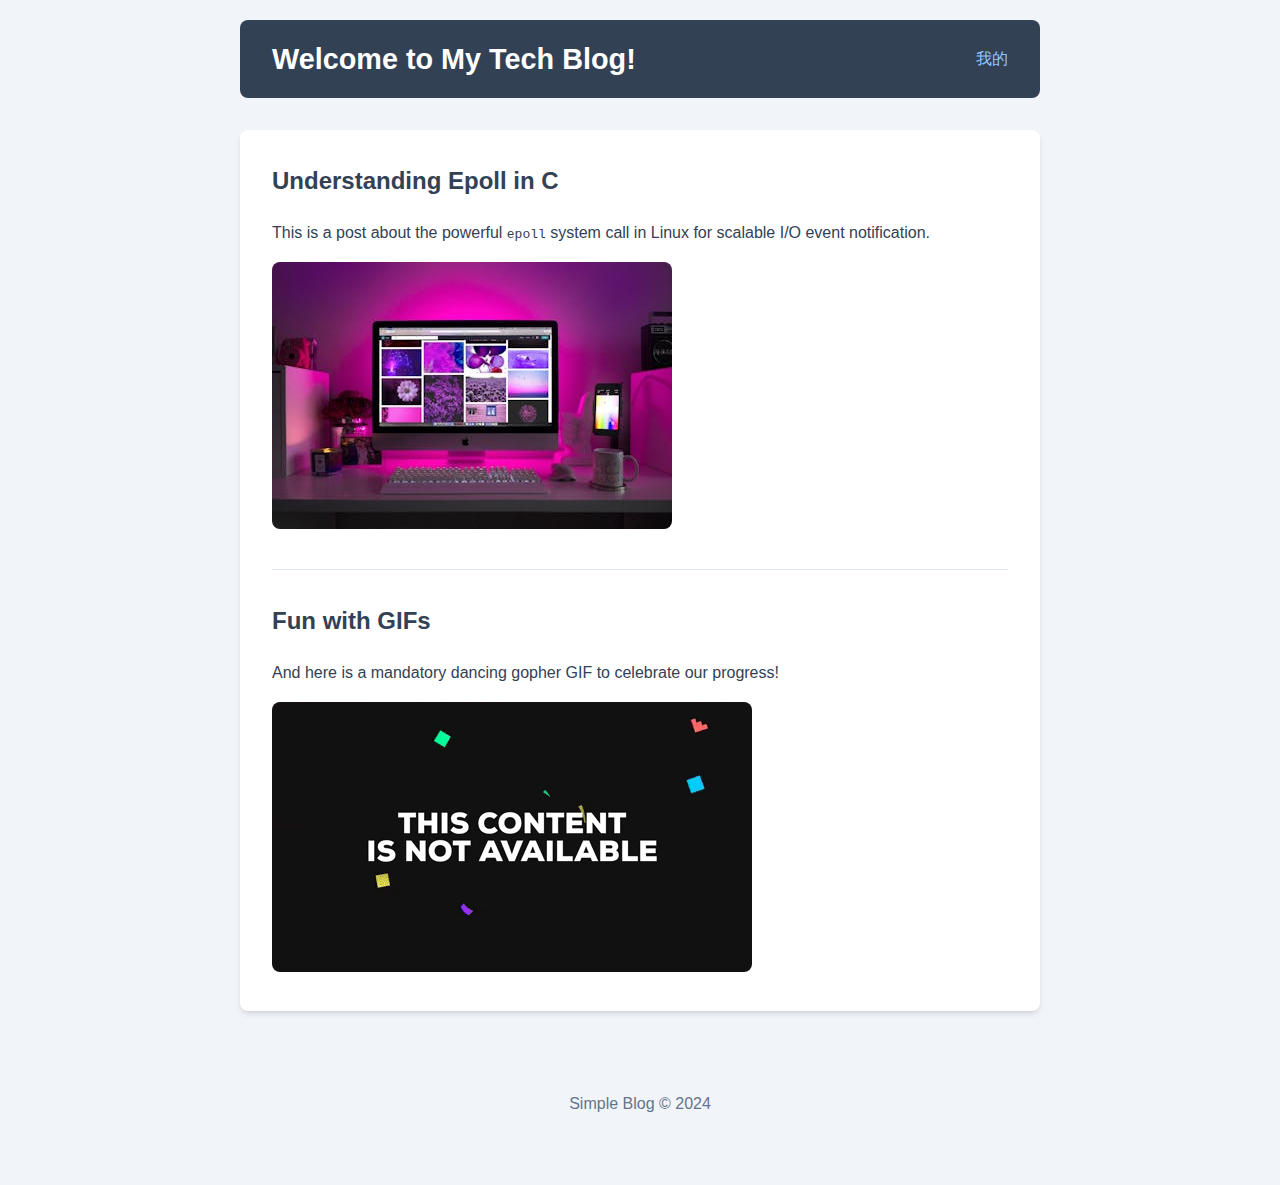
<file: user_backend/www/index.html>
<!DOCTYPE html>
<html lang="en">
<head>
    <meta charset="UTF-8">
    <meta name="viewport" content="width=device-width, initial-scale=1.0">
    <title>My Simple Blog</title>
    <link rel="stylesheet" href="css/style.css">
    <link rel="icon" href="favicon.ico" type="image/x-icon">
</head>
<body>
    <header>
        <h1>Welcome to My Tech Blog!</h1>
        <nav>
            <a href="me.html">我的</a>
        </nav>
    </header>

    <main>
        <article>
            <h2>Understanding Epoll in C</h2>
            <p>This is a post about the powerful <code>epoll</code> system call in Linux for scalable I/O event notification.</p>
            <img src="images/server.jpeg" alt="A cool server room image">
        </article>
        <article>
            <h2>Fun with GIFs</h2>
            <p>And here is a mandatory dancing gopher GIF to celebrate our progress!</p>
            <img src="images/gopher.gif" alt="Dancing Gopher">
        </article>
    </main>

    <footer>
        <p>Simple Blog &copy; 2024</p>
    </footer>

    <script src="js/script.js"></script>
</body>
</html>
</file>
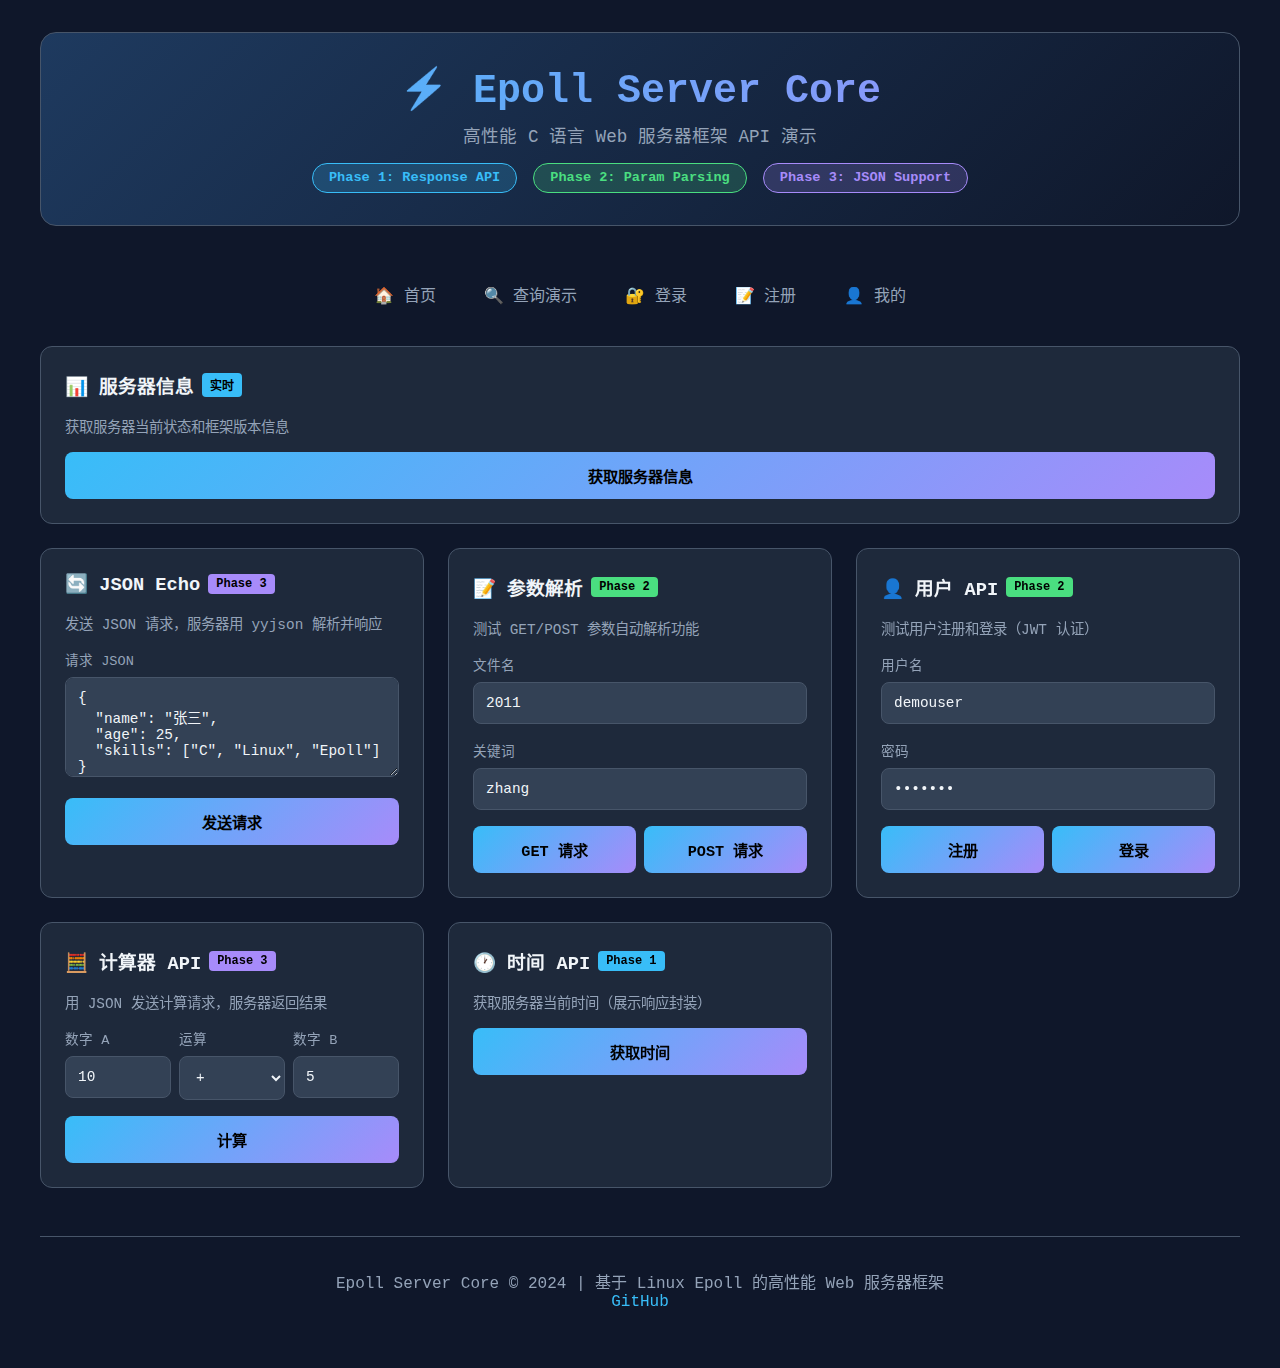
<file: user_backend/www/demo.html>
<!DOCTYPE html>
<html lang="zh-CN">
<head>
    <meta charset="UTF-8">
    <meta name="viewport" content="width=device-width, initial-scale=1.0">
    <title>Epoll Server Core - API 演示</title>
    <link rel="icon" href="favicon.ico" type="image/x-icon">
    <style>
        :root {
            --bg-dark: #0f172a;
            --bg-card: #1e293b;
            --bg-input: #334155;
            --text-primary: #f1f5f9;
            --text-secondary: #94a3b8;
            --accent-blue: #38bdf8;
            --accent-green: #4ade80;
            --accent-purple: #a78bfa;
            --accent-orange: #fb923c;
            --border: #475569;
        }

        * {
            margin: 0;
            padding: 0;
            box-sizing: border-box;
        }

        body {
            font-family: 'JetBrains Mono', 'Fira Code', 'SF Mono', Consolas, monospace;
            background: var(--bg-dark);
            color: var(--text-primary);
            min-height: 100vh;
            padding: 2rem;
        }

        .container {
            max-width: 1200px;
            margin: 0 auto;
        }

        /* Header */
        .header {
            text-align: center;
            margin-bottom: 3rem;
            padding: 2rem;
            background: linear-gradient(135deg, #1e3a5f 0%, #0f172a 100%);
            border-radius: 16px;
            border: 1px solid var(--border);
        }

        .header h1 {
            font-size: 2.5rem;
            background: linear-gradient(90deg, var(--accent-blue), var(--accent-purple));
            -webkit-background-clip: text;
            -webkit-text-fill-color: transparent;
            background-clip: text;
            margin-bottom: 0.5rem;
        }

        .header p {
            color: var(--text-secondary);
            font-size: 1.1rem;
        }

        .badge-container {
            display: flex;
            justify-content: center;
            gap: 1rem;
            margin-top: 1rem;
            flex-wrap: wrap;
        }

        .badge {
            padding: 0.4rem 1rem;
            border-radius: 20px;
            font-size: 0.85rem;
            font-weight: 600;
        }

        .badge-blue { background: rgba(56, 189, 248, 0.2); color: var(--accent-blue); border: 1px solid var(--accent-blue); }
        .badge-green { background: rgba(74, 222, 128, 0.2); color: var(--accent-green); border: 1px solid var(--accent-green); }
        .badge-purple { background: rgba(167, 139, 250, 0.2); color: var(--accent-purple); border: 1px solid var(--accent-purple); }

        /* Nav */
        .nav {
            display: flex;
            justify-content: center;
            gap: 1rem;
            margin-bottom: 2rem;
            flex-wrap: wrap;
        }

        .nav a {
            color: var(--text-secondary);
            text-decoration: none;
            padding: 0.5rem 1rem;
            border-radius: 8px;
            transition: all 0.2s;
        }

        .nav a:hover {
            color: var(--accent-blue);
            background: rgba(56, 189, 248, 0.1);
        }

        /* Demo Grid */
        .demo-grid {
            display: grid;
            grid-template-columns: repeat(auto-fit, minmax(350px, 1fr));
            gap: 1.5rem;
        }

        .demo-card {
            background: var(--bg-card);
            border-radius: 12px;
            padding: 1.5rem;
            border: 1px solid var(--border);
            transition: transform 0.2s, box-shadow 0.2s;
        }

        .demo-card:hover {
            transform: translateY(-2px);
            box-shadow: 0 8px 30px rgba(0, 0, 0, 0.3);
        }

        .demo-card h3 {
            display: flex;
            align-items: center;
            gap: 0.5rem;
            margin-bottom: 1rem;
            color: var(--text-primary);
        }

        .demo-card h3 .phase {
            font-size: 0.75rem;
            padding: 0.2rem 0.5rem;
            border-radius: 4px;
        }

        .phase-1 { background: var(--accent-blue); color: #000; }
        .phase-2 { background: var(--accent-green); color: #000; }
        .phase-3 { background: var(--accent-purple); color: #000; }

        .demo-card p {
            color: var(--text-secondary);
            font-size: 0.9rem;
            margin-bottom: 1rem;
        }

        /* Form Elements */
        .form-group {
            margin-bottom: 1rem;
        }

        .form-group label {
            display: block;
            margin-bottom: 0.5rem;
            color: var(--text-secondary);
            font-size: 0.85rem;
        }

        input, textarea, select {
            width: 100%;
            padding: 0.75rem;
            background: var(--bg-input);
            border: 1px solid var(--border);
            border-radius: 8px;
            color: var(--text-primary);
            font-family: inherit;
            font-size: 0.9rem;
        }

        input:focus, textarea:focus {
            outline: none;
            border-color: var(--accent-blue);
            box-shadow: 0 0 0 3px rgba(56, 189, 248, 0.2);
        }

        textarea {
            min-height: 100px;
            resize: vertical;
        }

        button {
            width: 100%;
            padding: 0.75rem;
            background: linear-gradient(135deg, var(--accent-blue), var(--accent-purple));
            color: #000;
            border: none;
            border-radius: 8px;
            font-family: inherit;
            font-size: 0.95rem;
            font-weight: 600;
            cursor: pointer;
            transition: opacity 0.2s, transform 0.1s;
        }

        button:hover {
            opacity: 0.9;
        }

        button:active {
            transform: scale(0.98);
        }

        /* Response Area */
        .response-area {
            margin-top: 1rem;
            background: #0d1117;
            border-radius: 8px;
            padding: 1rem;
            font-size: 0.85rem;
            overflow-x: auto;
            border: 1px solid #30363d;
        }

        .response-area pre {
            margin: 0;
            white-space: pre-wrap;
            word-break: break-all;
        }

        .response-area .status {
            display: inline-block;
            padding: 0.2rem 0.5rem;
            border-radius: 4px;
            margin-bottom: 0.5rem;
            font-weight: 600;
        }

        .status-success { background: rgba(74, 222, 128, 0.2); color: var(--accent-green); }
        .status-error { background: rgba(248, 113, 113, 0.2); color: #f87171; }
        .status-pending { background: rgba(251, 191, 36, 0.2); color: #fbbf24; }

        /* JSON Syntax Highlighting */
        .json-key { color: #7dd3fc; }
        .json-string { color: #86efac; }
        .json-number { color: #fbbf24; }
        .json-boolean { color: #c4b5fd; }

        /* Footer */
        .footer {
            text-align: center;
            margin-top: 3rem;
            padding: 2rem;
            color: var(--text-secondary);
            border-top: 1px solid var(--border);
        }

        .footer a {
            color: var(--accent-blue);
            text-decoration: none;
        }

        /* System Info */
        .system-info {
            display: grid;
            grid-template-columns: repeat(auto-fit, minmax(150px, 1fr));
            gap: 1rem;
            margin-top: 1rem;
        }

        .info-item {
            background: var(--bg-input);
            padding: 1rem;
            border-radius: 8px;
            text-align: center;
        }

        .info-item .value {
            font-size: 1.5rem;
            font-weight: 700;
            color: var(--accent-blue);
        }

        .info-item .label {
            font-size: 0.8rem;
            color: var(--text-secondary);
            margin-top: 0.3rem;
        }
    </style>
</head>
<body>
    <div class="container">
        <header class="header">
            <h1>⚡ Epoll Server Core</h1>
            <p>高性能 C 语言 Web 服务器框架 API 演示</p>
            <div class="badge-container">
                <span class="badge badge-blue">Phase 1: Response API</span>
                <span class="badge badge-green">Phase 2: Param Parsing</span>
                <span class="badge badge-purple">Phase 3: JSON Support</span>
            </div>
        </header>

        <nav class="nav">
            <a href="index.html">🏠 首页</a>
            <a href="search.html">🔍 查询演示</a>
            <a href="login.html">🔐 登录</a>
            <a href="register.html">📝 注册</a>
            <a href="me.html">👤 我的</a>
        </nav>

        <div class="demo-grid">
            <!-- System Info -->
            <div class="demo-card" style="grid-column: 1 / -1;">
                <h3>📊 服务器信息 <span class="phase phase-1">实时</span></h3>
                <p>获取服务器当前状态和框架版本信息</p>
                <button onclick="fetchSystemInfo()">获取服务器信息</button>
                <div id="system-info-result" class="response-area" style="display: none;">
                    <div class="system-info" id="system-info-grid"></div>
                </div>
            </div>

            <!-- JSON Echo Demo -->
            <div class="demo-card">
                <h3>🔄 JSON Echo <span class="phase phase-3">Phase 3</span></h3>
                <p>发送 JSON 请求，服务器用 yyjson 解析并响应</p>
                <div class="form-group">
                    <label>请求 JSON</label>
                    <textarea id="json-echo-input">{
  "name": "张三",
  "age": 25,
  "skills": ["C", "Linux", "Epoll"]
}</textarea>
                </div>
                <button onclick="testJsonEcho()">发送请求</button>
                <div id="json-echo-result" class="response-area" style="display: none;"></div>
            </div>

            <!-- Param Parsing Demo -->
            <div class="demo-card">
                <h3>📝 参数解析 <span class="phase phase-2">Phase 2</span></h3>
                <p>测试 GET/POST 参数自动解析功能</p>
                <div class="form-group">
                    <label>文件名</label>
                    <input type="text" id="param-filename" value="2011" placeholder="例如: 2011">
                </div>
                <div class="form-group">
                    <label>关键词</label>
                    <input type="text" id="param-keyword" value="zhang" placeholder="例如: zhang">
                </div>
                <div style="display: flex; gap: 0.5rem;">
                    <button onclick="testParamGet()" style="flex: 1;">GET 请求</button>
                    <button onclick="testParamPost()" style="flex: 1;">POST 请求</button>
                </div>
                <div id="param-result" class="response-area" style="display: none;"></div>
            </div>

            <!-- User API Demo -->
            <div class="demo-card">
                <h3>👤 用户 API <span class="phase phase-2">Phase 2</span></h3>
                <p>测试用户注册和登录（JWT 认证）</p>
                <div class="form-group">
                    <label>用户名</label>
                    <input type="text" id="user-username" value="demouser" placeholder="用户名">
                </div>
                <div class="form-group">
                    <label>密码</label>
                    <input type="password" id="user-password" value="demo123" placeholder="密码">
                </div>
                <div style="display: flex; gap: 0.5rem;">
                    <button onclick="testRegister()" style="flex: 1;">注册</button>
                    <button onclick="testLogin()" style="flex: 1;">登录</button>
                </div>
                <div id="user-result" class="response-area" style="display: none;"></div>
            </div>

            <!-- Calculator API -->
            <div class="demo-card">
                <h3>🧮 计算器 API <span class="phase phase-3">Phase 3</span></h3>
                <p>用 JSON 发送计算请求，服务器返回结果</p>
                <div style="display: flex; gap: 0.5rem;">
                    <div class="form-group" style="flex: 1;">
                        <label>数字 A</label>
                        <input type="number" id="calc-a" value="10">
                    </div>
                    <div class="form-group" style="flex: 1;">
                        <label>运算</label>
                        <select id="calc-op">
                            <option value="add">+</option>
                            <option value="sub">-</option>
                            <option value="mul">×</option>
                            <option value="div">÷</option>
                        </select>
                    </div>
                    <div class="form-group" style="flex: 1;">
                        <label>数字 B</label>
                        <input type="number" id="calc-b" value="5">
                    </div>
                </div>
                <button onclick="testCalculator()">计算</button>
                <div id="calc-result" class="response-area" style="display: none;"></div>
            </div>

            <!-- Time API -->
            <div class="demo-card">
                <h3>🕐 时间 API <span class="phase phase-1">Phase 1</span></h3>
                <p>获取服务器当前时间（展示响应封装）</p>
                <button onclick="testTime()">获取时间</button>
                <div id="time-result" class="response-area" style="display: none;"></div>
            </div>
        </div>

        <footer class="footer">
            <p>Epoll Server Core © 2024 | 基于 Linux Epoll 的高性能 Web 服务器框架</p>
            <p><a href="https://github.com/tyx3211/epoll_web_server" target="_blank">GitHub</a></p>
        </footer>
    </div>

    <script>
        // Helper: Format JSON with syntax highlighting
        function formatJson(obj) {
            const json = JSON.stringify(obj, null, 2);
            return json
                .replace(/"([^"]+)":/g, '<span class="json-key">"$1"</span>:')
                .replace(/: "([^"]*)"/g, ': <span class="json-string">"$1"</span>')
                .replace(/: (\d+)/g, ': <span class="json-number">$1</span>')
                .replace(/: (true|false)/g, ': <span class="json-boolean">$1</span>');
        }

        // Helper: Show result
        function showResult(elementId, status, data) {
            const el = document.getElementById(elementId);
            el.style.display = 'block';
            const statusClass = status >= 200 && status < 300 ? 'status-success' : 'status-error';
            el.innerHTML = `<span class="status ${statusClass}">HTTP ${status}</span><pre>${formatJson(data)}</pre>`;
        }

        // Test: System Info
        async function fetchSystemInfo() {
            try {
                const res = await fetch('/api/system_info');
                const data = await res.json();
                const el = document.getElementById('system-info-result');
                el.style.display = 'block';
                
                const grid = document.getElementById('system-info-grid');
                grid.innerHTML = `
                    <div class="info-item"><div class="value">${data.version || '1.0.0'}</div><div class="label">框架版本</div></div>
                    <div class="info-item"><div class="value">${data.uptime || 'N/A'}</div><div class="label">运行时间</div></div>
                    <div class="info-item"><div class="value">${data.phase || '3'}</div><div class="label">当前 Phase</div></div>
                `;
            } catch (e) {
                showResult('system-info-result', 500, { error: e.message });
            }
        }

        // Test: JSON Echo
        async function testJsonEcho() {
            try {
                const input = document.getElementById('json-echo-input').value;
                const res = await fetch('/api/json_echo', {
                    method: 'POST',
                    headers: { 'Content-Type': 'application/json' },
                    body: input
                });
                const data = await res.json();
                showResult('json-echo-result', res.status, data);
            } catch (e) {
                showResult('json-echo-result', 500, { error: e.message });
            }
        }

        // Test: Param GET
        async function testParamGet() {
            const filename = document.getElementById('param-filename').value;
            const keyword = document.getElementById('param-keyword').value;
            try {
                const res = await fetch(`/api/search?filename=${encodeURIComponent(filename)}&keyword=${encodeURIComponent(keyword)}`);
                const text = await res.text();
                document.getElementById('param-result').style.display = 'block';
                document.getElementById('param-result').innerHTML = `<span class="status status-success">HTTP ${res.status} (GET)</span><pre>${text || '(空结果)'}</pre>`;
            } catch (e) {
                showResult('param-result', 500, { error: e.message });
            }
        }

        // Test: Param POST
        async function testParamPost() {
            const filename = document.getElementById('param-filename').value;
            const keyword = document.getElementById('param-keyword').value;
            try {
                const res = await fetch('/api/search', {
                    method: 'POST',
                    headers: { 'Content-Type': 'application/x-www-form-urlencoded' },
                    body: `filename=${encodeURIComponent(filename)}&keyword=${encodeURIComponent(keyword)}`
                });
                const text = await res.text();
                document.getElementById('param-result').style.display = 'block';
                document.getElementById('param-result').innerHTML = `<span class="status status-success">HTTP ${res.status} (POST)</span><pre>${text || '(空结果)'}</pre>`;
            } catch (e) {
                showResult('param-result', 500, { error: e.message });
            }
        }

        // Test: Register
        async function testRegister() {
            const username = document.getElementById('user-username').value;
            const password = document.getElementById('user-password').value;
            try {
                const res = await fetch('/api/register', {
                    method: 'POST',
                    headers: { 'Content-Type': 'application/x-www-form-urlencoded' },
                    body: `username=${encodeURIComponent(username)}&password=${encodeURIComponent(password)}`
                });
                const data = await res.json();
                showResult('user-result', res.status, data);
            } catch (e) {
                showResult('user-result', 500, { error: e.message });
            }
        }

        // Test: Login
        async function testLogin() {
            const username = document.getElementById('user-username').value;
            const password = document.getElementById('user-password').value;
            try {
                const res = await fetch('/api/login', {
                    method: 'POST',
                    headers: { 'Content-Type': 'application/x-www-form-urlencoded' },
                    body: `username=${encodeURIComponent(username)}&password=${encodeURIComponent(password)}`
                });
                const data = await res.json();
                showResult('user-result', res.status, data);
                if (data.token) {
                    localStorage.setItem('token', data.token);
                }
            } catch (e) {
                showResult('user-result', 500, { error: e.message });
            }
        }

        // Test: Calculator
        async function testCalculator() {
            const a = parseFloat(document.getElementById('calc-a').value);
            const b = parseFloat(document.getElementById('calc-b').value);
            const op = document.getElementById('calc-op').value;
            try {
                const res = await fetch('/api/calc', {
                    method: 'POST',
                    headers: { 'Content-Type': 'application/json' },
                    body: JSON.stringify({ a, b, op })
                });
                const data = await res.json();
                showResult('calc-result', res.status, data);
            } catch (e) {
                showResult('calc-result', 500, { error: e.message });
            }
        }

        // Test: Time
        async function testTime() {
            try {
                const res = await fetch('/api/time');
                const data = await res.json();
                showResult('time-result', res.status, data);
            } catch (e) {
                showResult('time-result', 500, { error: e.message });
            }
        }
    </script>
</body>
</html>
</file>
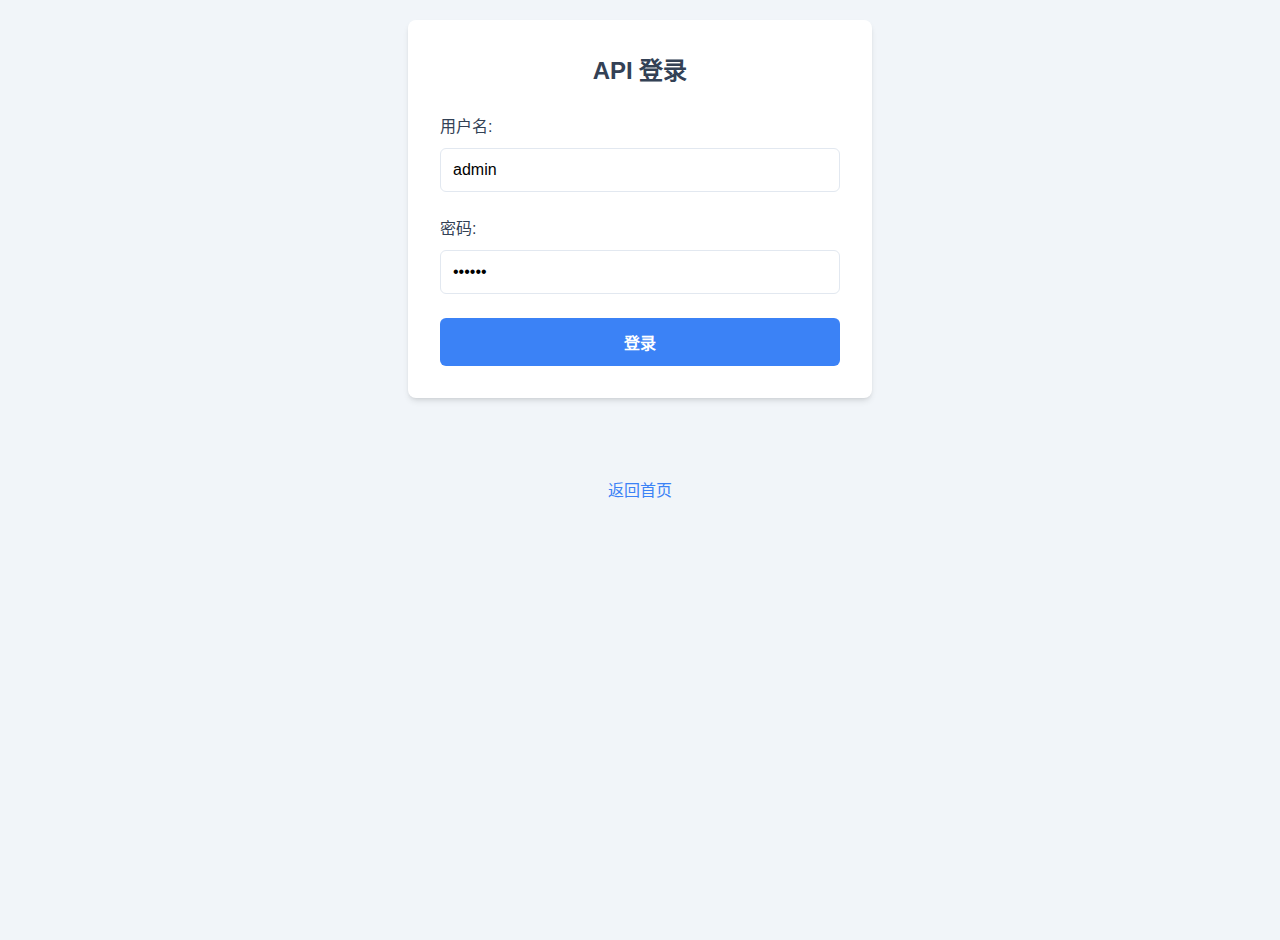
<file: user_backend/www/login.html>
<!DOCTYPE html>
<html lang="zh-CN">
<head>
    <meta charset="UTF-8">
    <meta name="viewport" content="width=device-width, initial-scale=1.0">
    <title>登录</title>
    <link rel="stylesheet" href="css/style.css">
</head>
<body>

    <div class="form-container">
        <h2>API 登录</h2>
        <form id="login-form">
            <div class="form-group">
                <label for="username">用户名:</label>
                <input type="text" id="username" name="username" value="admin" required>
            </div>
            <div class="form-group">
                <label for="password">密码:</label>
                <input type="password" id="password" name="password" value="123456" required>
            </div>
            <button type="submit">登录</button>
        </form>
        
        <div class="response-area" id="response-wrapper" style="display: none;">
            <h3>服务器响应:</h3>
            <pre id="response"></pre>
        </div>
    </div>

    <footer>
         <p><a href="index.html">返回首页</a></p>
    </footer>

    <script>
        document.getElementById('login-form').addEventListener('submit', function(event) {
            event.preventDefault();
            
            const formData = new URLSearchParams(new FormData(this));
            const responseWrapper = document.getElementById('response-wrapper');
            const responseDiv = document.getElementById('response');
            
            responseWrapper.style.display = 'block';
            responseDiv.textContent = '正在登录...';

            fetch('/api/login', {
                method: 'POST',
                headers: {
                    'Content-Type': 'application/x-www-form-urlencoded',
                },
                body: formData
            })
            .then(response => {
                if (!response.ok) {
                    throw new Error(`HTTP error! status: ${response.status}`);
                }
                return response.json();
            })
            .then(data => {
                responseDiv.textContent = JSON.stringify(data, null, 2);
                if (data.status === 'success' && data.token) {
                    localStorage.setItem('jwt_token', data.token);
                    responseDiv.textContent += "\n\n登录成功! 您现在可以访问 '我的' 页面。";
                }
            })
            .catch(error => {
                responseDiv.textContent = '请求失败: ' + error;
            });
        });
    </script>

</body>
</html>
</file>
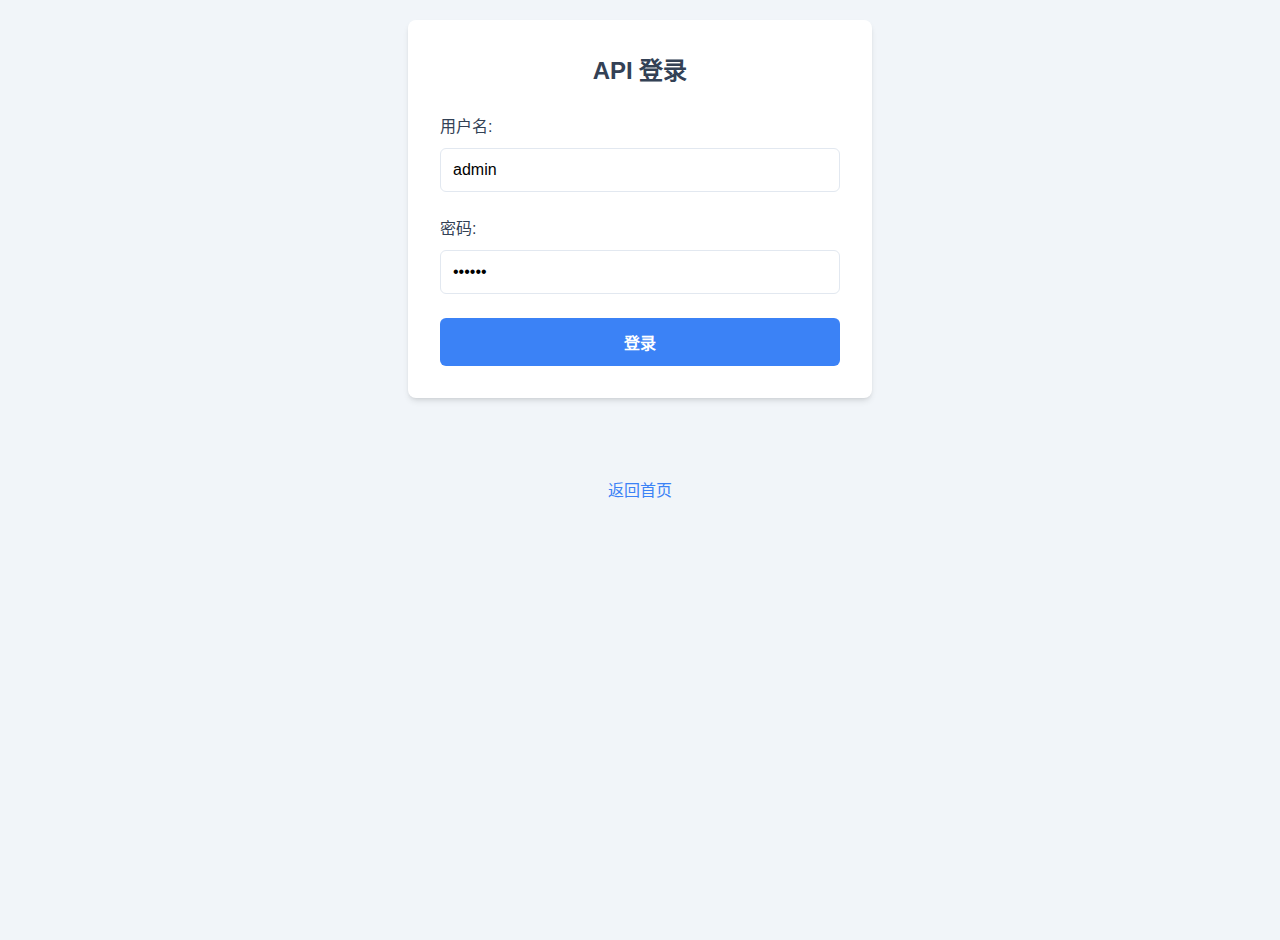
<file: user_backend/www/me.html>
<!DOCTYPE html>
<html lang="zh-CN">
<head>
    <meta charset="UTF-8">
    <meta name="viewport" content="width=device-width, initial-scale=1.0">
    <title>我的</title>
    <link rel="stylesheet" href="css/style.css">
</head>
<body>
    <header>
        <h1>个人中心</h1>
    </header>

    <main>
        <div id="user-info" style="text-align: center;">
            <p>正在加载用户信息...</p>
        </div>
    </main>

    <footer>
        <p><a href="index.html">返回首页</a></p>
    </footer>

    <script src="js/me.js"></script>
</body>
</html>
</file>
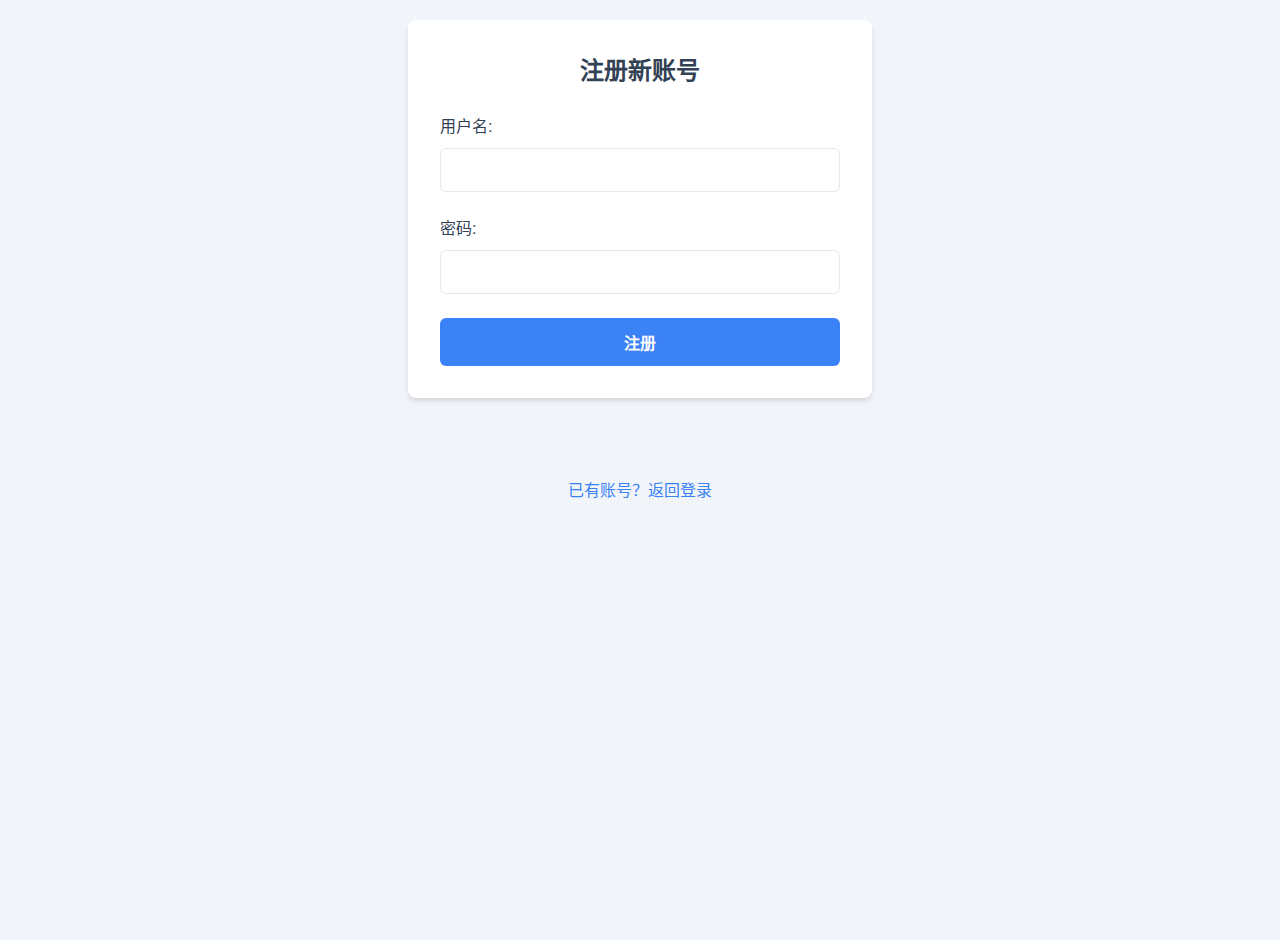
<file: user_backend/www/register.html>
<!DOCTYPE html>
<html lang="zh-CN">
<head>
    <meta charset="UTF-8">
    <meta name="viewport" content="width=device-width, initial-scale=1.0">
    <title>注册</title>
    <link rel="stylesheet" href="css/style.css">
</head>
<body>

    <div class="form-container">
        <h2>注册新账号</h2>
        <form id="register-form">
            <div class="form-group">
                <label for="username">用户名:</label>
                <input type="text" id="username" name="username" required>
            </div>
            <div class="form-group">
                <label for="password">密码:</label>
                <input type="password" id="password" name="password" required>
            </div>
            <button type="submit">注册</button>
        </form>
        
        <div class="response-area" id="response-wrapper" style="display: none;">
            <h3>服务器响应:</h3>
            <pre id="response"></pre>
        </div>
    </div>

    <footer>
         <p><a href="login.html">已有账号？返回登录</a></p>
    </footer>

    <script>
        document.getElementById('register-form').addEventListener('submit', function(event) {
            event.preventDefault();
            
            const formData = new URLSearchParams(new FormData(this));
            const responseWrapper = document.getElementById('response-wrapper');
            const responseDiv = document.getElementById('response');
            
            // responseWrapper.style.display = 'block';
            // responseDiv.textContent = '正在注册...';

            fetch('/api/register', {
                method: 'POST',
                headers: {
                    'Content-Type': 'application/x-www-form-urlencoded',
                },
                body: formData
            })
            .then(response => response.json())
            .then(data => {
                if (data.status === 'success') {
                    alert('注册成功！现在您可以返回登录页面进行登录。');
                    window.location.href = 'login.html';
                } else {
                    responseDiv.textContent = JSON.stringify(data, null, 2);
                }
            })
            .catch(error => {
                responseDiv.textContent = '请求失败: ' + error;
            });
        });
    </script>

</body>
</html>
</file>
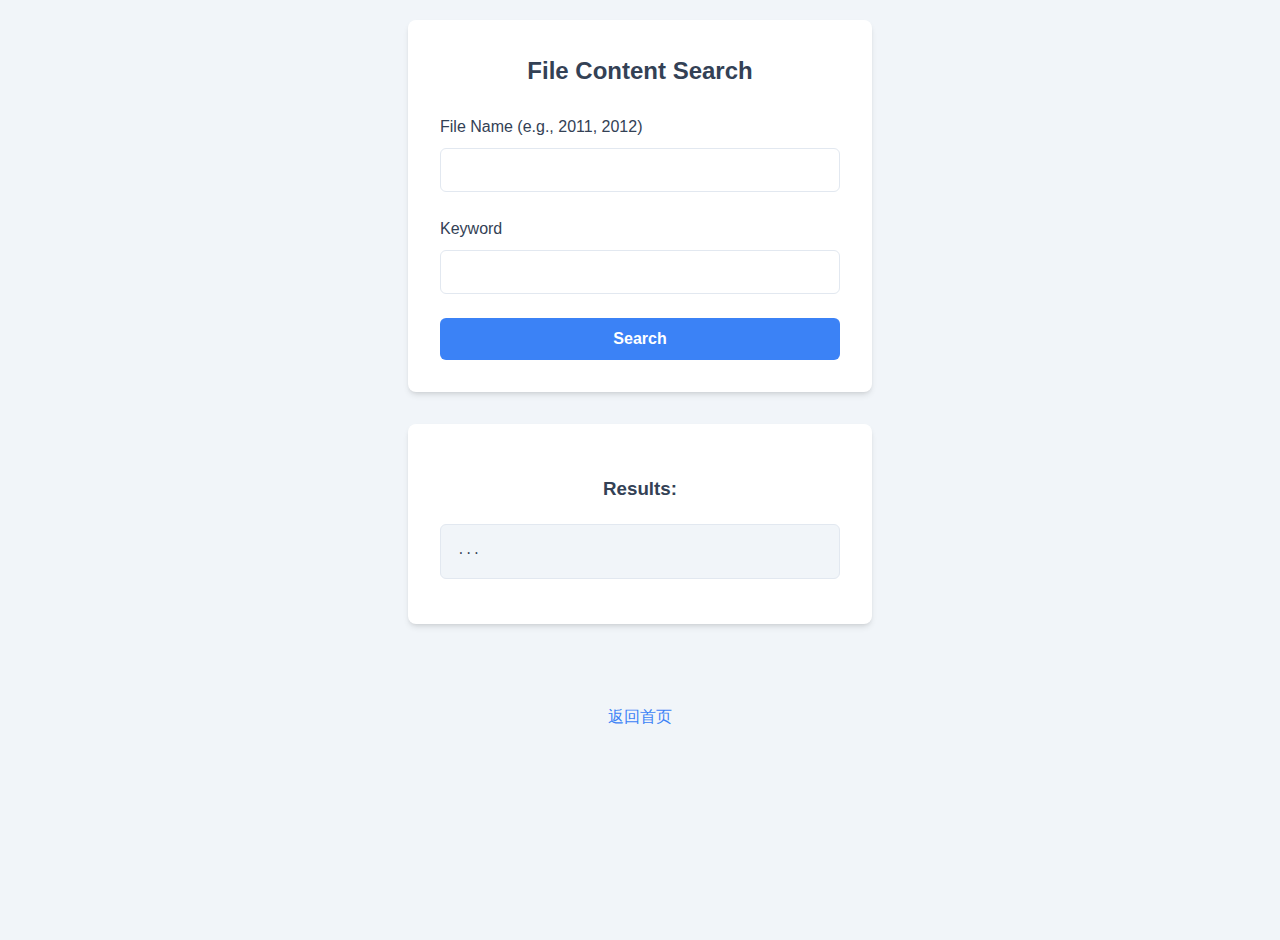
<file: user_backend/www/search.html>
<!DOCTYPE html>
<html lang="en">
<head>
    <meta charset="UTF-8">
    <meta name="viewport" content="width=device-width, initial-scale=1.0">
    <title>API Search</title>
    <link rel="stylesheet" href="css/style.css">
</head>
<body>

    <div class="form-container">
        <h2>File Content Search</h2>
        <form id="search-form">
            <div class="form-group">
                <label for="key1">File Name (e.g., 2011, 2012)</label>
                <input type="text" id="key1" name="key1" required>
            </div>
            <div class="form-group">
                <label for="key2">Keyword</label>
                <input type="text" id="key2" name="key2" required>
            </div>
            <button type="submit">Search</button>
        </form>
    </div>

    <div class="form-container" style="margin-top: 2rem;">
        <h3>Results:</h3>
        <pre class="response-area" id="results">...</pre>
    </div>

    <footer>
        <p><a href="index.html">返回首页</a></p>
    </footer>

    <script>
        document.getElementById('search-form').addEventListener('submit', function(event) {
            event.preventDefault();
            const key1 = document.getElementById('key1').value;
            const key2 = document.getElementById('key2').value;
            const resultsDiv = document.getElementById('results');
            resultsDiv.textContent = 'Searching...';

            const url = `/api/search?key1=${encodeURIComponent(key1)}&key2=${encodeURIComponent(key2)}`;

            fetch(url, {
                method: 'GET'
            })
            .then(response => response.text())
            .then(data => {
                resultsDiv.textContent = data;
            })
            .catch(error => {
                resultsDiv.textContent = 'Error: ' + error;
            });
        });
    </script>

</body>
</html>
</file>
<file: user_backend/www/css/style.css>
/* General Body & Theme */
:root {
    --primary-color: #3b82f6; /* A nice blue */
    --primary-hover: #2563eb;
    --background-color: #f1f5f9; /* slate-100 */
    --card-background: #ffffff;
    --text-color: #334155; /* slate-700 */
    --subtle-text: #64748b; /* slate-500 */
    --border-color: #e2e8f0; /* slate-200 */
}

body {
    font-family: -apple-system, BlinkMacSystemFont, "Segoe UI", Roboto, "Helvetica Neue", Arial, sans-serif;
    line-height: 1.6;
    margin: 0;
    padding: 20px;
    background-color: var(--background-color);
    color: var(--text-color);
    display: flex;
    flex-direction: column;
    align-items: center;
    min-height: 100vh;
}

/* Header */
header {
    width: 100%;
    max-width: 800px;
    background: var(--text-color);
    color: var(--card-background);
    padding: 1rem 2rem;
    /* text-align: center; */ /* No longer needed with flex */
    border-radius: 8px;
    margin-bottom: 2rem;
    box-sizing: border-box;
    /* position: relative; */ /* No longer needed */
    display: flex;
    justify-content: space-between;
    align-items: center;
}

header h1 {
    margin: 0;
    font-size: 1.8rem;
}

header nav {
    /* position: absolute; */
    /* top: 50%; */
    /* right: 2rem; */
    /* transform: translateY(-50%); */
    display: flex;
    gap: 1.5rem; /* Add space between nav items */
}

header nav a {
    color: #93c5fd; /* A lighter blue for links */
    text-decoration: none;
    font-weight: 500;
}
header nav a:hover {
    color: var(--card-background);
}


/* Main Content & Card */
main {
    width: 100%;
    max-width: 800px;
    padding: 2rem;
    background: var(--card-background);
    border-radius: 8px;
    box-shadow: 0 4px 6px -1px rgb(0 0 0 / 0.1), 0 2px 4px -2px rgb(0 0 0 / 0.1);
    box-sizing: border-box;
}

article {
    margin-bottom: 2rem;
    padding-bottom: 2rem;
    border-bottom: 1px solid var(--border-color);
}
article:last-child {
    border-bottom: none;
    padding-bottom: 0;
    margin-bottom: 0;
}

article h2 {
    color: var(--text-color);
    margin-top: 0;
}

img {
    max-width: 100%;
    height: auto;
    border-radius: 8px;
}

/* Forms */
.form-container {
    width: 100%;
    max-width: 400px;
    padding: 2rem;
    background: var(--card-background);
    border-radius: 8px;
    box-shadow: 0 4px 6px -1px rgb(0 0 0 / 0.1), 0 2px 4px -2px rgb(0 0 0 / 0.1);
    text-align: center;
}

.form-container h2 {
    margin-top: 0;
    margin-bottom: 1.5rem;
}

.form-group {
    margin-bottom: 1.5rem;
    text-align: left;
}

label {
    display: block;
    margin-bottom: 0.5rem;
    font-weight: 500;
    color: var(--text-color);
}

input[type="text"],
input[type="password"] {
    width: 100%;
    padding: 0.75rem;
    box-sizing: border-box;
    border: 1px solid var(--border-color);
    border-radius: 6px;
    font-size: 1rem;
    transition: box-shadow 0.2s;
}
input[type="text"]:focus,
input[type="password"]:focus {
    outline: none;
    border-color: var(--primary-color);
    box-shadow: 0 0 0 3px rgba(59, 130, 246, 0.3);
}

button {
    width: 100%;
    padding: 0.75rem;
    cursor: pointer;
    background-color: var(--primary-color);
    color: white;
    border: none;
    border-radius: 6px;
    font-size: 1rem;
    font-weight: bold;
    transition: background-color 0.2s;
}
button:hover {
    background-color: var(--primary-hover);
}

/* Results & Response Area */
.response-area {
    margin-top: 20px;
    width: 100%;
    padding: 1rem;
    border: 1px solid var(--border-color);
    background-color: var(--background-color);
    border-radius: 6px;
    text-align: left;
    white-space: pre-wrap;
    box-sizing: border-box;
}

pre {
    word-wrap: break-word;
    white-space: pre-wrap;
}

/* --- NEW STYLES --- */
/* Divider for search page */
.divider {
    width: 100%;
    max-width: 400px;
    margin: 2rem auto;
    border: 0;
    border-top: 1px solid var(--border-color);
}

/* Results container for search page */
.results-container {
    width: 100%;
    max-width: 800px;
    margin-top: 2rem;
    padding: 2rem;
    background: var(--card-background);
    border-radius: 8px;
    box-shadow: 0 4px 6px -1px rgb(0 0 0 / 0.1), 0 2px 4px -2px rgb(0 0 0 / 0.1);
}

/* Table styles for results */
#results-table,
#get-results-table {
    width: 100%;
    border-collapse: collapse;
    margin-top: 1rem;
}

#results-table th,
#results-table td,
#get-results-table th,
#get-results-table td {
    border: 1px solid var(--border-color);
    padding: 0.75rem 1rem;
    text-align: left;
}

#results-table th,
#get-results-table th {
    background-color: var(--background-color);
    font-weight: 600;
}

#results-table tbody tr:hover,
#get-results-table tbody tr:hover {
    background-color: #f8fafc; /* A very light blue on hover */
}


/* Footer */
footer {
    text-align: center;
    padding: 2rem 0;
    margin-top: 2rem;
    color: var(--subtle-text);
}
footer a {
    color: var(--primary-color);
    text-decoration: none;
}
footer a:hover {
    text-decoration: underline;
}
</file>
